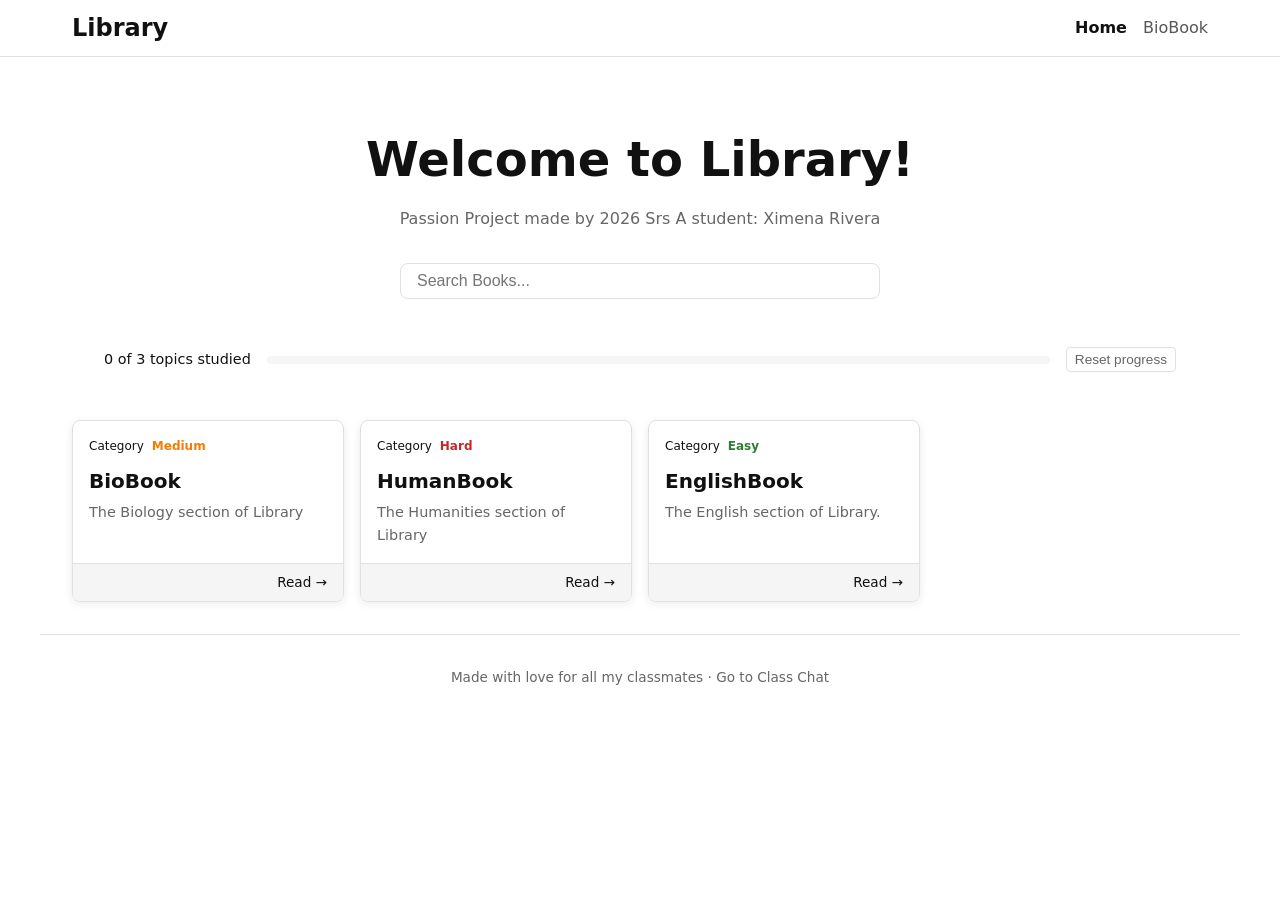
<file: Index.html>
<!DOCTYPE html>
<html lang="en">
<head>
    <meta charset="UTF-8" />
    <meta name="viewport" content="width=device-width, initial-scale=1.0" />
    <title>Library</title>
    <link rel="stylesheet" href="css/Style.css" />
</head>
<body>

<!-- ========== HEADER ========== -->
<header id="site-header">
    <div class="header-inner">
        <a href="index.html" class="site-logo">Library</a>
        <nav class="header-nav">
            <a href="index.html" class="nav-link active">Home</a>
            <a href="BioBook/Index.html" class="nav-link">BioBook</a>
        </nav>
    </div>
</header>

<!-- ========== HERO ========== -->
<section id="hero">
    <h1>Welcome to Library!</h1>
    <p class="hero-sub">Passion Project made by 2026 Srs A student: Ximena Rivera</p>

    <!-- SEARCH BAR -->
    <div class="search-wrapper">
        <input
                type="text"
                id="topic-search"
                placeholder="Search Books..."
                autocomplete="off"
        />
        <div id="search-results" class="search-dropdown" hidden></div>
    </div>
</section>

<!-- ========== PROGRESS BANNER ========== -->
<section id="progress-banner">
    <div class="progress-inner">
        <span id="progress-label">0 of 0 books studied</span>
        <div class="progress-bar-track">
            <div class="progress-bar-fill" id="progress-bar-fill"></div>
        </div>
        <button id="reset-progress-btn" class="btn-ghost">Reset progress</button>
    </div>
</section>

<!-- ========== TOPIC GRID ========== -->
<main id="topic-grid-section">
    <div id="topic-grid" class="topic-grid">
        <!-- Cards are injected by topics.js -->
    </div>
</main>

<!-- ========== FOOTER ========== -->
<footer id="site-footer">
    <p>Made with love for all my classmates · <a href="Pages/chat.html">Go to Class Chat</a></p>
</footer>

<script src="js/topics.js"></script>
<script src="js/search.js"></script>
<script src="js/progress.js"></script>
</body>
</html>
</file>
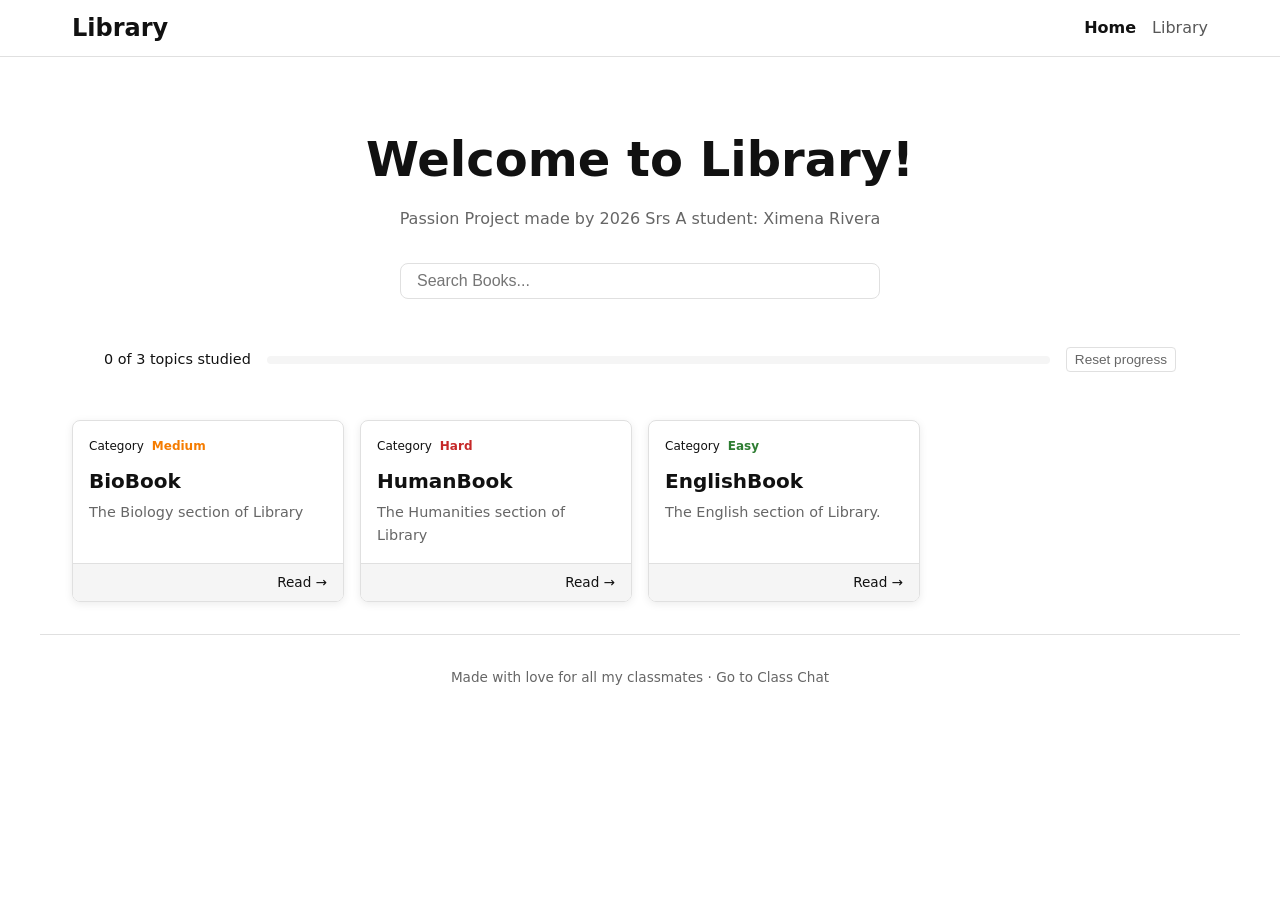
<file: index.html>
<!DOCTYPE html>
<html lang="en">
<head>
    <meta charset="UTF-8" />
    <meta name="viewport" content="width=device-width, initial-scale=1.0" />
    <title>Library</title>
    <link rel="stylesheet" href="css/Style.css" />
</head>
<body>

<!-- ========== HEADER ========== -->
<header id="site-header">
    <div class="header-inner">
        <a href="index.html" class="site-logo">Library</a>
        <nav class="header-nav">
            <a href="index.html" class="nav-link active">Home</a>
            <a href="Library/index.html" class="nav-link">Library</a>
        </nav>
    </div>
</header>

<!-- ========== HERO ========== -->
<section id="hero">
    <h1>Welcome to Library!</h1>
    <p class="hero-sub">Passion Project made by 2026 Srs A student: Ximena Rivera</p>

    <!-- SEARCH BAR -->
    <div class="search-wrapper">
        <input
                type="text"
                id="topic-search"
                placeholder="Search Books..."
                autocomplete="off"
        />
        <div id="search-results" class="search-dropdown" hidden></div>
    </div>
</section>

<!-- ========== PROGRESS BANNER ========== -->
<section id="progress-banner">
    <div class="progress-inner">
        <span id="progress-label">0 of 0 books studied</span>
        <div class="progress-bar-track">
            <div class="progress-bar-fill" id="progress-bar-fill"></div>
        </div>
        <button id="reset-progress-btn" class="btn-ghost">Reset progress</button>
    </div>
</section>

<!-- ========== TOPIC GRID ========== -->
<main id="topic-grid-section">
    <div id="topic-grid" class="topic-grid">
        <!-- Cards are injected by topics.js -->
    </div>
</main>

<!-- ========== FOOTER ========== -->
<footer id="site-footer">
    <p>Made with love for all my classmates · <a href="Pages/chat.html">Go to Class Chat</a></p>
</footer>

<script src="js/topics.js"></script>
<script src="js/search.js"></script>
<script src="js/progress.js"></script>
</body>
</html>
</file>
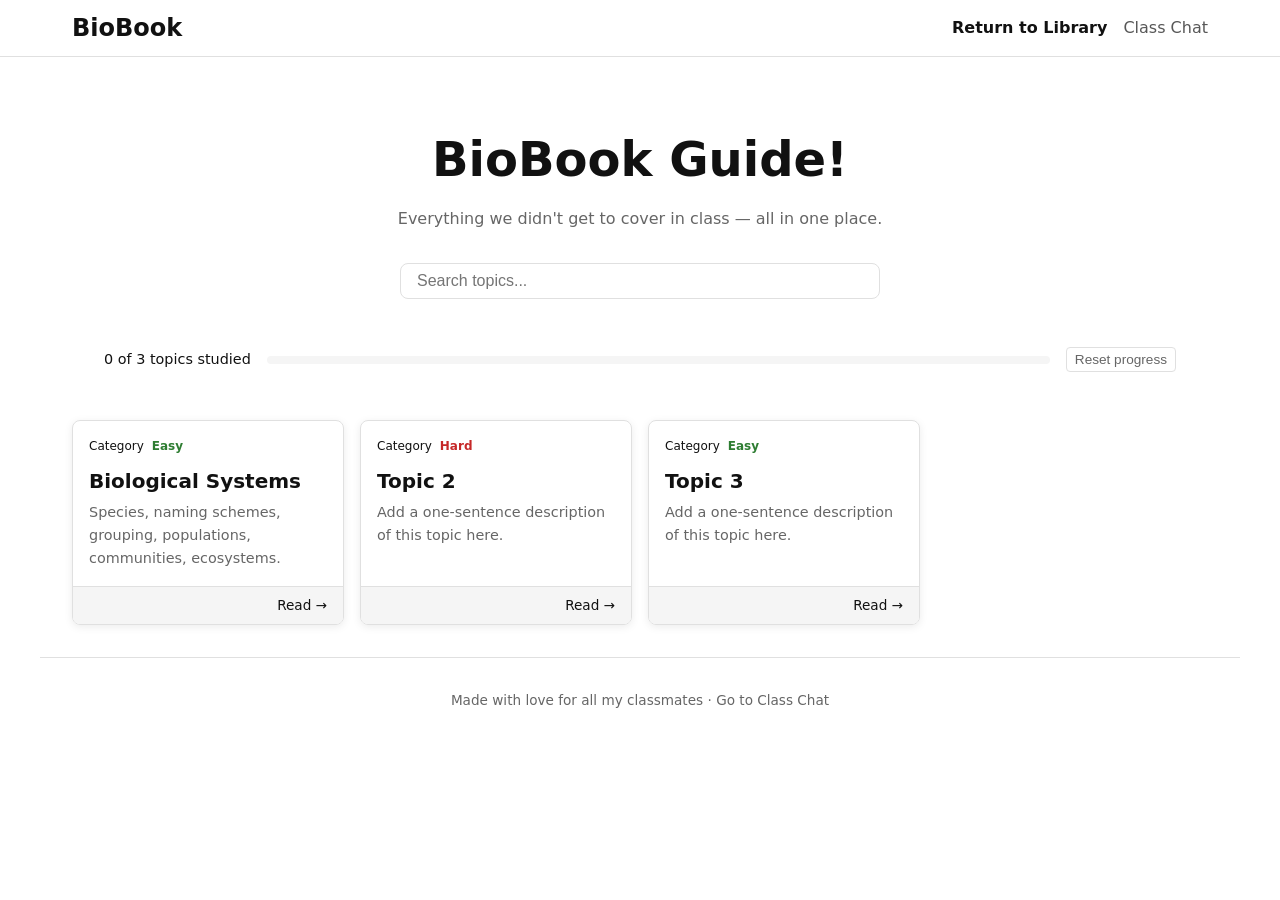
<file: BioBook/index.html>
<!DOCTYPE html>
<html lang="en">
<head>
    <meta charset="UTF-8" />
    <meta name="viewport" content="width=device-width, initial-scale=1.0" />
    <title>BioBook</title>
    <link rel="stylesheet" href="css/Style.css" />
</head>
<body>

<!-- ========== HEADER ========== -->
<header id="site-header">
    <div class="header-inner">
        <a href="index.html" class="site-logo">BioBook</a>
        <nav class="header-nav">
            <a href="../index.html" class="nav-link active">Return to Library</a>
            <a href="Pages/chat.html" class="nav-link">Class Chat</a>
        </nav>
    </div>
</header>

<!-- ========== HERO ========== -->
<section id="hero">
    <h1>BioBook Guide!</h1>
    <p class="hero-sub">Everything we didn't get to cover in class — all in one place.</p>

    <!-- SEARCH BAR -->
    <div class="search-wrapper">
        <input
                type="text"
                id="topic-search"
                placeholder="Search topics..."
                autocomplete="off"
        />
        <div id="search-results" class="search-dropdown" hidden></div>
    </div>
</section>

<!-- ========== PROGRESS BANNER ========== -->
<section id="progress-banner">
    <div class="progress-inner">
        <span id="progress-label">0 of 0 topics studied</span>
        <div class="progress-bar-track">
            <div class="progress-bar-fill" id="progress-bar-fill"></div>
        </div>
        <button id="reset-progress-btn" class="btn-ghost">Reset progress</button>
    </div>
</section>

<!-- ========== TOPIC GRID ========== -->
<main id="topic-grid-section">
    <div id="topic-grid" class="topic-grid">
        <!-- Cards are injected by topics.js -->
    </div>
</main>

<!-- ========== FOOTER ========== -->
<footer id="site-footer">
    <p>Made with love for all my classmates · <a href="Pages/chat.html">Go to Class Chat</a></p>
</footer>

<script src="js/topics.js"></script>
<script src="js/search.js"></script>
<script src="js/progress.js"></script>
</body>
</html>
</file>
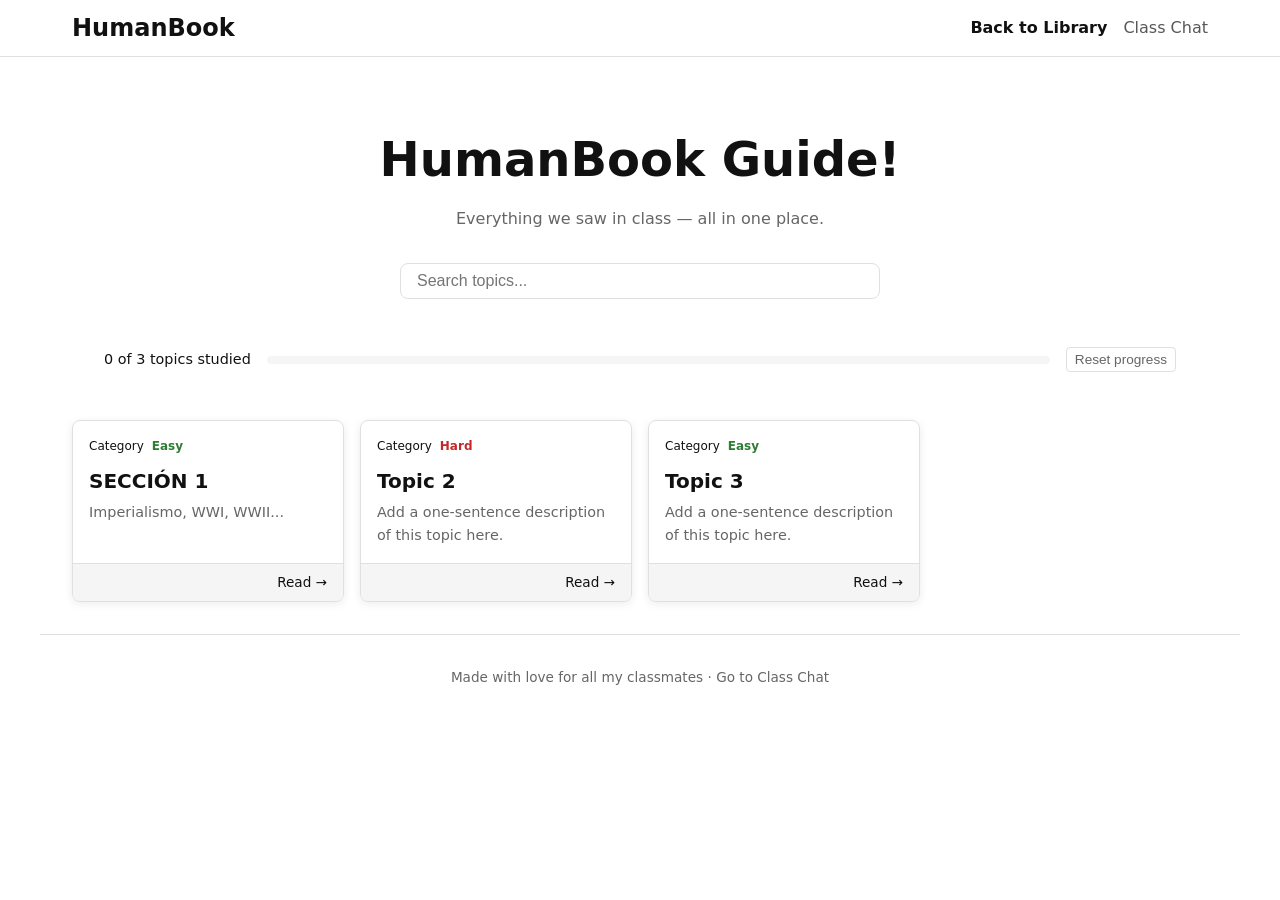
<file: HumanBook/index.html>
<!DOCTYPE html>
<html lang="en">
<head>
    <meta charset="UTF-8" />
    <meta name="viewport" content="width=device-width, initial-scale=1.0" />
    <title>HumanBook</title>
    <link rel="stylesheet" href="css/Style.css" />
</head>
<body>

<!-- ========== HEADER ========== -->
<header id="site-header">
    <div class="header-inner">
        <a href="index.html" class="site-logo">HumanBook</a>
        <nav class="header-nav">
            <a href="../index.html" class="nav-link active">Back to Library</a>
            <a href="Pages/chat.html" class="nav-link">Class Chat</a>
        </nav>
    </div>
</header>

<!-- ========== HERO ========== -->
<section id="hero">
    <h1>HumanBook Guide!</h1>
    <p class="hero-sub">Everything we saw in class — all in one place.</p>

    <!-- SEARCH BAR -->
    <div class="search-wrapper">
        <input
                type="text"
                id="topic-search"
                placeholder="Search topics..."
                autocomplete="off"
        />
        <div id="search-results" class="search-dropdown" hidden></div>
    </div>
</section>

<!-- ========== PROGRESS BANNER ========== -->
<section id="progress-banner">
    <div class="progress-inner">
        <span id="progress-label">0 of 0 topics studied</span>
        <div class="progress-bar-track">
            <div class="progress-bar-fill" id="progress-bar-fill"></div>
        </div>
        <button id="reset-progress-btn" class="btn-ghost">Reset progress</button>
    </div>
</section>

<!-- ========== TOPIC GRID ========== -->
<main id="topic-grid-section">
    <div id="topic-grid" class="topic-grid">
        <!-- Cards are injected by topics.js -->
    </div>
</main>

<!-- ========== FOOTER ========== -->
<footer id="site-footer">
    <p>Made with love for all my classmates · <a href="Pages/chat.html">Go to Class Chat</a></p>
</footer>

<script src="js/topics.js"></script>
<script src="js/search.js"></script>
<script src="js/progress.js"></script>
</body>
</html>
</file>
<file: css/Style.css>
/*
 * style.css — BioBook
 * ====================
 * This is the CSS skeleton. Every selector used by the HTML/JS is listed here.
 * Fill in your own values — nothing is final yet.
 *
 * TABLE OF CONTENTS
 *   0. CSS Custom Properties (design tokens)
 *   1. Reset / Base
 *   2. Layout
 *   3. Header & Nav
 *   4. Hero & Search
 *   5. Progress Banner
 *   6. Topic Grid & Cards
 *   7. Topic Page
 *   8. Chat Page
 *   9. Buttons
 *  10. Utilities
 */


/* ─── 0. CSS Custom Properties ─────────────────────────────────────────────── */
:root {
    /* Colours — replace with your palette */
    --color-bg:         #ffffff;
    --color-surface:    #f5f5f5;
    --color-border:     #e0e0e0;
    --color-text:       #111111;
    --color-text-muted: #666666;
    --color-accent:     #2e7d32;   /* primary accent */
    --color-accent-2:   #a5d6a7;   /* lighter accent */
    --color-danger:     #c62828;

    /* Difficulty badge colours */
    --color-easy:   #2e7d32;
    --color-medium: #f57c00;
    --color-hard:   #c62828;

    /* Spacing */
    --space-xs: 0.25rem;
    --space-sm: 0.5rem;
    --space-md: 1rem;
    --space-lg: 2rem;
    --space-xl: 4rem;

    /* Typography */
    --font-body:    system-ui, sans-serif;
    --font-display: system-ui, sans-serif; /* swap for a Google Font */
    --text-base:    1rem;
    --text-lg:      1.25rem;
    --text-xl:      1.5rem;
    --text-2xl:     2rem;
    --text-3xl:     3rem;

    /* Borders & Radii */
    --radius-sm: 4px;
    --radius-md: 8px;
    --radius-lg: 16px;

    /* Shadows */
    --shadow-card: 0 2px 8px rgba(0,0,0,0.08);
}


/* ─── 1. Reset / Base ───────────────────────────────────────────────────────── */
*, *::before, *::after { box-sizing: border-box; margin: 0; padding: 0; }

body {
    font-family: var(--font-body);
    font-size: var(--text-base);
    color: var(--color-text);
    background: var(--color-bg);
    line-height: 1.6;
}

a { color: inherit; text-decoration: none; }
img { max-width: 100%; display: block; }


/* ─── 2. Layout ─────────────────────────────────────────────────────────────── */
.header-inner,
.progress-inner {
    max-width: 1200px;
    margin: 0 auto;
    padding: 0 var(--space-lg);
}

#hero,
#progress-banner,
#topic-grid-section,
#topic-header,
#topic-content,
#topic-nav,
#site-footer {
    padding: var(--space-lg);
    max-width: 1200px;
    margin: 0 auto;
}


/* ─── 3. Header & Nav ───────────────────────────────────────────────────────── */
#site-header {
    /* sticky top bar */
    position: sticky;
    top: 0;
    z-index: 100;
    background: var(--color-bg);
    border-bottom: 1px solid var(--color-border);
}

.header-inner {
    display: flex;
    align-items: center;
    justify-content: space-between;
    height: 56px;
}

.site-logo {
    font-family: var(--font-display);
    font-size: var(--text-xl);
    font-weight: 700;
}

.header-nav {
    display: flex;
    gap: var(--space-md);
}

.nav-link        { opacity: 0.7; transition: opacity 0.15s; }
.nav-link:hover  { opacity: 1; }
.nav-link.active { opacity: 1; font-weight: 600; }


/* ─── 4. Hero & Search ──────────────────────────────────────────────────────── */
#hero {
    text-align: center;
    padding-top: var(--space-xl);
    padding-bottom: var(--space-lg);
}

#hero h1        { font-size: var(--text-3xl); font-family: var(--font-display); }
.hero-sub       { color: var(--color-text-muted); margin-top: var(--space-sm); }

.search-wrapper {
    position: relative;
    max-width: 480px;
    margin: var(--space-lg) auto 0;
}

#topic-search {
    width: 100%;
    padding: var(--space-sm) var(--space-md);
    border: 1px solid var(--color-border);
    border-radius: var(--radius-md);
    font-size: var(--text-base);
}

.search-dropdown {
    position: absolute;
    top: calc(100% + 4px);
    left: 0;
    right: 0;
    background: var(--color-bg);
    border: 1px solid var(--color-border);
    border-radius: var(--radius-md);
    box-shadow: var(--shadow-card);
    z-index: 200;
    overflow: hidden;
}

.search-result-item {
    display: flex;
    align-items: center;
    justify-content: space-between;
    padding: var(--space-sm) var(--space-md);
    border-bottom: 1px solid var(--color-border);
    transition: background 0.1s;
}
.search-result-item:last-child { border-bottom: none; }
.search-result-item:hover      { background: var(--color-surface); }

.result-title mark { background: var(--color-accent-2); border-radius: 2px; }
.result-tag        { font-size: 0.8rem; color: var(--color-text-muted); }
.search-no-results { padding: var(--space-md); color: var(--color-text-muted); }


/* ─── 5. Progress Banner ────────────────────────────────────────────────────── */
#progress-banner { padding: var(--space-md) var(--space-lg); }

.progress-inner {
    display: flex;
    align-items: center;
    gap: var(--space-md);
    flex-wrap: wrap;
}

#progress-label { font-size: 0.9rem; white-space: nowrap; }

.progress-bar-track {
    flex: 1;
    min-width: 120px;
    height: 8px;
    background: var(--color-surface);
    border-radius: 99px;
    overflow: hidden;
}

.progress-bar-fill {
    height: 100%;
    background: var(--color-accent);
    border-radius: 99px;
    transition: width 0.4s ease;
    width: 0%;
}


/* ─── 6. Topic Grid & Cards ─────────────────────────────────────────────────── */
.topic-grid {
    display: grid;
    grid-template-columns: repeat(auto-fill, minmax(260px, 1fr));
    gap: var(--space-md);
}

.topic-card {
    border: 1px solid var(--color-border);
    border-radius: var(--radius-md);
    box-shadow: var(--shadow-card);
    transition: transform 0.15s, box-shadow 0.15s;
    overflow: hidden;
}
.topic-card:hover {
    transform: translateY(-2px);
    box-shadow: 0 6px 18px rgba(0,0,0,0.12);
}
.topic-card.is-studied {
    border-color: var(--color-accent);
}

.card-link   { display: flex; flex-direction: column; height: 100%; }
.card-inner  { flex: 1; padding: var(--space-md); }
.card-footer {
    display: flex;
    justify-content: space-between;
    align-items: center;
    padding: var(--space-sm) var(--space-md);
    background: var(--color-surface);
    border-top: 1px solid var(--color-border);
}

.card-top {
    display: flex;
    gap: var(--space-sm);
    margin-bottom: var(--space-sm);
    flex-wrap: wrap;
}

.card-tag   { font-size: 0.75rem; }
.card-title { font-size: var(--text-lg); margin-bottom: var(--space-xs); }
.card-summary { font-size: 0.9rem; color: var(--color-text-muted); }

.card-difficulty               { font-size: 0.75rem; font-weight: 600; }
.difficulty-easy               { color: var(--color-easy); }
.difficulty-medium             { color: var(--color-medium); }
.difficulty-hard               { color: var(--color-hard); }

.studied-badge {
    font-size: 0.8rem;
    color: var(--color-accent);
    opacity: 0;
    transition: opacity 0.2s;
}
.topic-card.is-studied .studied-badge { opacity: 1; }

.card-cta { font-size: 0.85rem; }

.empty-state { padding: var(--space-lg); color: var(--color-text-muted); }


/* ─── 7. Topic Page ─────────────────────────────────────────────────────────── */
#topic-header { padding-top: var(--space-lg); }

.topic-header-inner { max-width: 800px; }

#topic-title    { font-size: var(--text-2xl); font-family: var(--font-display); }
.topic-meta     { display: flex; gap: var(--space-sm); margin: var(--space-sm) 0; flex-wrap: wrap; }
.topic-tag      { font-size: 0.85rem; }
.topic-difficulty { font-size: 0.85rem; font-weight: 600; }

.content-section {
    max-width: 800px;
    margin-bottom: var(--space-xl);
}
.content-section h2 {
    font-size: var(--text-xl);
    margin-bottom: var(--space-md);
    border-bottom: 2px solid var(--color-border);
    padding-bottom: var(--space-xs);
}

.topic-page-nav {
    display: flex;
    justify-content: space-between;
    max-width: 800px;
    margin: 0 auto;
    padding: var(--space-lg);
    gap: var(--space-md);
}


/* ─── 8. Chat Page ──────────────────────────────────────────────────────────── */
#chat-page {
    display: flex;
    height: calc(100vh - 56px); /* full height minus header */
    max-width: 1200px;
    margin: 0 auto;
    overflow: hidden;
}

/* Sidebar */
#chat-sidebar {
    width: 220px;
    flex-shrink: 0;
    border-right: 1px solid var(--color-border);
    overflow-y: auto;
    padding: var(--space-md);
}

#chat-sidebar h2 {
    font-size: 0.85rem;
    text-transform: uppercase;
    letter-spacing: 0.05em;
    color: var(--color-text-muted);
    margin-bottom: var(--space-sm);
}

#chat-topic-list { list-style: none; display: flex; flex-direction: column; gap: 2px; }

.channel-btn {
    width: 100%;
    text-align: left;
    background: none;
    border: none;
    padding: var(--space-xs) var(--space-sm);
    border-radius: var(--radius-sm);
    cursor: pointer;
    font-size: 0.9rem;
    color: var(--color-text);
    transition: background 0.1s;
}
.channel-btn:hover    { background: var(--color-surface); }
.channel-btn.is-active { background: var(--color-accent); color: #fff; font-weight: 600; }

/* Main chat area */
#chat-main {
    flex: 1;
    display: flex;
    flex-direction: column;
    overflow: hidden;
}

#chat-header-bar {
    display: flex;
    align-items: center;
    gap: var(--space-sm);
    padding: var(--space-sm) var(--space-md);
    border-bottom: 1px solid var(--color-border);
}

#chat-header-bar h2   { font-size: var(--text-lg); }
.chat-count            { font-size: 0.85rem; color: var(--color-text-muted); }

/* Name banner */
.name-banner {
    padding: var(--space-md);
    background: var(--color-surface);
    border-bottom: 1px solid var(--color-border);
}
.name-input-row { display: flex; gap: var(--space-sm); margin-top: var(--space-sm); }
#username-input {
    flex: 1;
    padding: var(--space-xs) var(--space-sm);
    border: 1px solid var(--color-border);
    border-radius: var(--radius-sm);
}

/* Message list */
#message-list {
    flex: 1;
    overflow-y: auto;
    padding: var(--space-md);
    display: flex;
    flex-direction: column;
    gap: var(--space-xs);
}

.chat-date-divider {
    text-align: center;
    font-size: 0.8rem;
    color: var(--color-text-muted);
    margin: var(--space-sm) 0;
}
.chat-date-divider span {
    background: var(--color-surface);
    padding: 2px var(--space-sm);
    border-radius: 99px;
}

.chat-message {
    display: flex;
    gap: var(--space-sm);
    align-items: baseline;
    max-width: 75%;
    background: var(--color-surface);
    border-radius: var(--radius-md);
    padding: var(--space-xs) var(--space-sm);
    flex-wrap: wrap;
}
.chat-message.is-own {
    align-self: flex-end;
    background: var(--color-accent);
    color: #fff;
}

.msg-author { font-weight: 700; font-size: 0.8rem; white-space: nowrap; }
.msg-text   { font-size: 0.95rem; word-break: break-word; flex: 1; }
.msg-time   { font-size: 0.75rem; opacity: 0.6; white-space: nowrap; }

.chat-empty { color: var(--color-text-muted); padding: var(--space-md); text-align: center; }

/* Compose */
.chat-compose {
    padding: var(--space-sm) var(--space-md);
    border-top: 1px solid var(--color-border);
}

.composing-label { font-size: 0.8rem; color: var(--color-text-muted); display: block; margin-bottom: var(--space-xs); }

.compose-row {
    display: flex;
    gap: var(--space-sm);
}

#message-input {
    flex: 1;
    padding: var(--space-xs) var(--space-sm);
    border: 1px solid var(--color-border);
    border-radius: var(--radius-md);
    resize: none;
    font-family: inherit;
    font-size: var(--text-base);
}

.compose-meta {
    display: flex;
    justify-content: flex-end;
    align-items: center;
    gap: var(--space-sm);
    margin-top: var(--space-xs);
}

.char-count { font-size: 0.8rem; color: var(--color-text-muted); }


/* ─── 9. Buttons ─────────────────────────────────────────────────────────────── */
.btn-primary {
    background: var(--color-accent);
    color: #fff;
    border: none;
    border-radius: var(--radius-sm);
    padding: var(--space-xs) var(--space-md);
    cursor: pointer;
    font-size: var(--text-base);
    font-weight: 600;
    transition: opacity 0.15s;
}
.btn-primary:hover { opacity: 0.85; }

.btn-ghost {
    background: none;
    border: 1px solid var(--color-border);
    border-radius: var(--radius-sm);
    padding: var(--space-xs) var(--space-sm);
    cursor: pointer;
    font-size: 0.85rem;
    color: var(--color-text-muted);
    transition: background 0.15s;
}
.btn-ghost:hover { background: var(--color-surface); }

.btn-studied {
    margin-top: var(--space-sm);
    background: var(--color-surface);
    border: 1px solid var(--color-border);
    border-radius: var(--radius-sm);
    padding: var(--space-xs) var(--space-md);
    cursor: pointer;
    font-size: 0.9rem;
    transition: background 0.15s, color 0.15s, border-color 0.15s;
}
.btn-studied.is-studied {
    background: var(--color-accent);
    color: #fff;
    border-color: var(--color-accent);
}

.btn-nav {
    background: var(--color-surface);
    border: 1px solid var(--color-border);
    border-radius: var(--radius-sm);
    padding: var(--space-xs) var(--space-md);
    font-size: 0.9rem;
    transition: background 0.15s;
}
.btn-nav:hover { background: var(--color-border); }


/* ─── 10. Utilities ─────────────────────────────────────────────────────────── */
#site-footer {
    text-align: center;
    padding: var(--space-lg);
    color: var(--color-text-muted);
    font-size: 0.85rem;
    border-top: 1px solid var(--color-border);
}

@media (max-width: 640px) {
    .topic-grid { grid-template-columns: 1fr; }
    #chat-page  { flex-direction: column; height: auto; }
    #chat-sidebar { width: 100%; border-right: none; border-bottom: 1px solid var(--color-border); }
}
</file>
<file: BioBook/css/Style.css>
/*
 * style.css — BioBook
 * ====================
 * This is the CSS skeleton. Every selector used by the HTML/JS is listed here.
 * Fill in your own values — nothing is final yet.
 *
 * TABLE OF CONTENTS
 *   0. CSS Custom Properties (design tokens)
 *   1. Reset / Base
 *   2. Layout
 *   3. Header & Nav
 *   4. Hero & Search
 *   5. Progress Banner
 *   6. Topic Grid & Cards
 *   7. Topic Page
 *   8. Chat Page
 *   9. Buttons
 *  10. Utilities
 */


/* ─── 0. CSS Custom Properties ─────────────────────────────────────────────── */
:root {
    /* Colours — replace with your palette */
    --color-bg:         #ffffff;
    --color-surface:    #f5f5f5;
    --color-border:     #e0e0e0;
    --color-text:       #111111;
    --color-text-muted: #666666;
    --color-accent:     #2e7d32;   /* primary accent */
    --color-accent-2:   #a5d6a7;   /* lighter accent */
    --color-danger:     #c62828;

    /* Difficulty badge colours */
    --color-easy:   #2e7d32;
    --color-medium: #f57c00;
    --color-hard:   #c62828;

    /* Spacing */
    --space-xs: 0.25rem;
    --space-sm: 0.5rem;
    --space-md: 1rem;
    --space-lg: 2rem;
    --space-xl: 4rem;

    /* Typography */
    --font-body:    system-ui, sans-serif;
    --font-display: system-ui, sans-serif; /* swap for a Google Font */
    --text-base:    1rem;
    --text-lg:      1.25rem;
    --text-xl:      1.5rem;
    --text-2xl:     2rem;
    --text-3xl:     3rem;

    /* Borders & Radii */
    --radius-sm: 4px;
    --radius-md: 8px;
    --radius-lg: 16px;

    /* Shadows */
    --shadow-card: 0 2px 8px rgba(0,0,0,0.08);
}


/* ─── 1. Reset / Base ───────────────────────────────────────────────────────── */
*, *::before, *::after { box-sizing: border-box; margin: 0; padding: 0; }

body {
    font-family: var(--font-body);
    font-size: var(--text-base);
    color: var(--color-text);
    background: var(--color-bg);
    line-height: 1.6;
}

a { color: inherit; text-decoration: none; }
img { max-width: 100%; display: block; }


/* ─── 2. Layout ─────────────────────────────────────────────────────────────── */
.header-inner,
.progress-inner {
    max-width: 1200px;
    margin: 0 auto;
    padding: 0 var(--space-lg);
}

#hero,
#progress-banner,
#topic-grid-section,
#topic-header,
#topic-content,
#topic-nav,
#site-footer {
    padding: var(--space-lg);
    max-width: 1200px;
    margin: 0 auto;
}


/* ─── 3. Header & Nav ───────────────────────────────────────────────────────── */
#site-header {
    /* sticky top bar */
    position: sticky;
    top: 0;
    z-index: 100;
    background: var(--color-bg);
    border-bottom: 1px solid var(--color-border);
}

.header-inner {
    display: flex;
    align-items: center;
    justify-content: space-between;
    height: 56px;
}

.site-logo {
    font-family: var(--font-display);
    font-size: var(--text-xl);
    font-weight: 700;
}

.header-nav {
    display: flex;
    gap: var(--space-md);
}

.nav-link        { opacity: 0.7; transition: opacity 0.15s; }
.nav-link:hover  { opacity: 1; }
.nav-link.active { opacity: 1; font-weight: 600; }


/* ─── 4. Hero & Search ──────────────────────────────────────────────────────── */
#hero {
    text-align: center;
    padding-top: var(--space-xl);
    padding-bottom: var(--space-lg);
}

#hero h1        { font-size: var(--text-3xl); font-family: var(--font-display); }
.hero-sub       { color: var(--color-text-muted); margin-top: var(--space-sm); }

.search-wrapper {
    position: relative;
    max-width: 480px;
    margin: var(--space-lg) auto 0;
}

#topic-search {
    width: 100%;
    padding: var(--space-sm) var(--space-md);
    border: 1px solid var(--color-border);
    border-radius: var(--radius-md);
    font-size: var(--text-base);
}

.search-dropdown {
    position: absolute;
    top: calc(100% + 4px);
    left: 0;
    right: 0;
    background: var(--color-bg);
    border: 1px solid var(--color-border);
    border-radius: var(--radius-md);
    box-shadow: var(--shadow-card);
    z-index: 200;
    overflow: hidden;
}

.search-result-item {
    display: flex;
    align-items: center;
    justify-content: space-between;
    padding: var(--space-sm) var(--space-md);
    border-bottom: 1px solid var(--color-border);
    transition: background 0.1s;
}
.search-result-item:last-child { border-bottom: none; }
.search-result-item:hover      { background: var(--color-surface); }

.result-title mark { background: var(--color-accent-2); border-radius: 2px; }
.result-tag        { font-size: 0.8rem; color: var(--color-text-muted); }
.search-no-results { padding: var(--space-md); color: var(--color-text-muted); }


/* ─── 5. Progress Banner ────────────────────────────────────────────────────── */
#progress-banner { padding: var(--space-md) var(--space-lg); }

.progress-inner {
    display: flex;
    align-items: center;
    gap: var(--space-md);
    flex-wrap: wrap;
}

#progress-label { font-size: 0.9rem; white-space: nowrap; }

.progress-bar-track {
    flex: 1;
    min-width: 120px;
    height: 8px;
    background: var(--color-surface);
    border-radius: 99px;
    overflow: hidden;
}

.progress-bar-fill {
    height: 100%;
    background: var(--color-accent);
    border-radius: 99px;
    transition: width 0.4s ease;
    width: 0%;
}


/* ─── 6. Topic Grid & Cards ─────────────────────────────────────────────────── */
.topic-grid {
    display: grid;
    grid-template-columns: repeat(auto-fill, minmax(260px, 1fr));
    gap: var(--space-md);
}

.topic-card {
    border: 1px solid var(--color-border);
    border-radius: var(--radius-md);
    box-shadow: var(--shadow-card);
    transition: transform 0.15s, box-shadow 0.15s;
    overflow: hidden;
}
.topic-card:hover {
    transform: translateY(-2px);
    box-shadow: 0 6px 18px rgba(0,0,0,0.12);
}
.topic-card.is-studied {
    border-color: var(--color-accent);
}

.card-link   { display: flex; flex-direction: column; height: 100%; }
.card-inner  { flex: 1; padding: var(--space-md); }
.card-footer {
    display: flex;
    justify-content: space-between;
    align-items: center;
    padding: var(--space-sm) var(--space-md);
    background: var(--color-surface);
    border-top: 1px solid var(--color-border);
}

.card-top {
    display: flex;
    gap: var(--space-sm);
    margin-bottom: var(--space-sm);
    flex-wrap: wrap;
}

.card-tag   { font-size: 0.75rem; }
.card-title { font-size: var(--text-lg); margin-bottom: var(--space-xs); }
.card-summary { font-size: 0.9rem; color: var(--color-text-muted); }

.card-difficulty               { font-size: 0.75rem; font-weight: 600; }
.difficulty-easy               { color: var(--color-easy); }
.difficulty-medium             { color: var(--color-medium); }
.difficulty-hard               { color: var(--color-hard); }

.studied-badge {
    font-size: 0.8rem;
    color: var(--color-accent);
    opacity: 0;
    transition: opacity 0.2s;
}
.topic-card.is-studied .studied-badge { opacity: 1; }

.card-cta { font-size: 0.85rem; }

.empty-state { padding: var(--space-lg); color: var(--color-text-muted); }


/* ─── 7. Topic Page ─────────────────────────────────────────────────────────── */
#topic-header { padding-top: var(--space-lg); }

.topic-header-inner { max-width: 800px; }

#topic-title    { font-size: var(--text-2xl); font-family: var(--font-display); }
.topic-meta     { display: flex; gap: var(--space-sm); margin: var(--space-sm) 0; flex-wrap: wrap; }
.topic-tag      { font-size: 0.85rem; }
.topic-difficulty { font-size: 0.85rem; font-weight: 600; }

.content-section {
    max-width: 800px;
    margin-bottom: var(--space-xl);
}
.content-section h2 {
    font-size: var(--text-xl);
    margin-bottom: var(--space-md);
    border-bottom: 2px solid var(--color-border);
    padding-bottom: var(--space-xs);
}

.topic-page-nav {
    display: flex;
    justify-content: space-between;
    max-width: 800px;
    margin: 0 auto;
    padding: var(--space-lg);
    gap: var(--space-md);
}


/* ─── 8. Chat Page ──────────────────────────────────────────────────────────── */
#chat-page {
    display: flex;
    height: calc(100vh - 56px); /* full height minus header */
    max-width: 1200px;
    margin: 0 auto;
    overflow: hidden;
}

/* Sidebar */
#chat-sidebar {
    width: 220px;
    flex-shrink: 0;
    border-right: 1px solid var(--color-border);
    overflow-y: auto;
    padding: var(--space-md);
}

#chat-sidebar h2 {
    font-size: 0.85rem;
    text-transform: uppercase;
    letter-spacing: 0.05em;
    color: var(--color-text-muted);
    margin-bottom: var(--space-sm);
}

#chat-topic-list { list-style: none; display: flex; flex-direction: column; gap: 2px; }

.channel-btn {
    width: 100%;
    text-align: left;
    background: none;
    border: none;
    padding: var(--space-xs) var(--space-sm);
    border-radius: var(--radius-sm);
    cursor: pointer;
    font-size: 0.9rem;
    color: var(--color-text);
    transition: background 0.1s;
}
.channel-btn:hover    { background: var(--color-surface); }
.channel-btn.is-active { background: var(--color-accent); color: #fff; font-weight: 600; }

/* Main chat area */
#chat-main {
    flex: 1;
    display: flex;
    flex-direction: column;
    overflow: hidden;
}

#chat-header-bar {
    display: flex;
    align-items: center;
    gap: var(--space-sm);
    padding: var(--space-sm) var(--space-md);
    border-bottom: 1px solid var(--color-border);
}

#chat-header-bar h2   { font-size: var(--text-lg); }
.chat-count            { font-size: 0.85rem; color: var(--color-text-muted); }

/* Name banner */
.name-banner {
    padding: var(--space-md);
    background: var(--color-surface);
    border-bottom: 1px solid var(--color-border);
}
.name-input-row { display: flex; gap: var(--space-sm); margin-top: var(--space-sm); }
#username-input {
    flex: 1;
    padding: var(--space-xs) var(--space-sm);
    border: 1px solid var(--color-border);
    border-radius: var(--radius-sm);
}

/* Message list */
#message-list {
    flex: 1;
    overflow-y: auto;
    padding: var(--space-md);
    display: flex;
    flex-direction: column;
    gap: var(--space-xs);
}

.chat-date-divider {
    text-align: center;
    font-size: 0.8rem;
    color: var(--color-text-muted);
    margin: var(--space-sm) 0;
}
.chat-date-divider span {
    background: var(--color-surface);
    padding: 2px var(--space-sm);
    border-radius: 99px;
}

.chat-message {
    display: flex;
    gap: var(--space-sm);
    align-items: baseline;
    max-width: 75%;
    background: var(--color-surface);
    border-radius: var(--radius-md);
    padding: var(--space-xs) var(--space-sm);
    flex-wrap: wrap;
}
.chat-message.is-own {
    align-self: flex-end;
    background: var(--color-accent);
    color: #fff;
}

.msg-author { font-weight: 700; font-size: 0.8rem; white-space: nowrap; }
.msg-text   { font-size: 0.95rem; word-break: break-word; flex: 1; }
.msg-time   { font-size: 0.75rem; opacity: 0.6; white-space: nowrap; }

.chat-empty { color: var(--color-text-muted); padding: var(--space-md); text-align: center; }

/* Compose */
.chat-compose {
    padding: var(--space-sm) var(--space-md);
    border-top: 1px solid var(--color-border);
}

.composing-label { font-size: 0.8rem; color: var(--color-text-muted); display: block; margin-bottom: var(--space-xs); }

.compose-row {
    display: flex;
    gap: var(--space-sm);
}

#message-input {
    flex: 1;
    padding: var(--space-xs) var(--space-sm);
    border: 1px solid var(--color-border);
    border-radius: var(--radius-md);
    resize: none;
    font-family: inherit;
    font-size: var(--text-base);
}

.compose-meta {
    display: flex;
    justify-content: flex-end;
    align-items: center;
    gap: var(--space-sm);
    margin-top: var(--space-xs);
}

.char-count { font-size: 0.8rem; color: var(--color-text-muted); }


/* ─── 9. Buttons ─────────────────────────────────────────────────────────────── */
.btn-primary {
    background: var(--color-accent);
    color: #fff;
    border: none;
    border-radius: var(--radius-sm);
    padding: var(--space-xs) var(--space-md);
    cursor: pointer;
    font-size: var(--text-base);
    font-weight: 600;
    transition: opacity 0.15s;
}
.btn-primary:hover { opacity: 0.85; }

.btn-ghost {
    background: none;
    border: 1px solid var(--color-border);
    border-radius: var(--radius-sm);
    padding: var(--space-xs) var(--space-sm);
    cursor: pointer;
    font-size: 0.85rem;
    color: var(--color-text-muted);
    transition: background 0.15s;
}
.btn-ghost:hover { background: var(--color-surface); }

.btn-studied {
    margin-top: var(--space-sm);
    background: var(--color-surface);
    border: 1px solid var(--color-border);
    border-radius: var(--radius-sm);
    padding: var(--space-xs) var(--space-md);
    cursor: pointer;
    font-size: 0.9rem;
    transition: background 0.15s, color 0.15s, border-color 0.15s;
}
.btn-studied.is-studied {
    background: var(--color-accent);
    color: #fff;
    border-color: var(--color-accent);
}

.btn-nav {
    background: var(--color-surface);
    border: 1px solid var(--color-border);
    border-radius: var(--radius-sm);
    padding: var(--space-xs) var(--space-md);
    font-size: 0.9rem;
    transition: background 0.15s;
}
.btn-nav:hover { background: var(--color-border); }


/* ─── 10. Utilities ─────────────────────────────────────────────────────────── */
#site-footer {
    text-align: center;
    padding: var(--space-lg);
    color: var(--color-text-muted);
    font-size: 0.85rem;
    border-top: 1px solid var(--color-border);
}

@media (max-width: 640px) {
    .topic-grid { grid-template-columns: 1fr; }
    #chat-page  { flex-direction: column; height: auto; }
    #chat-sidebar { width: 100%; border-right: none; border-bottom: 1px solid var(--color-border); }
}
</file>
<file: HumanBook/css/Style.css>
/*
 * style.css — BioBook
 * ====================
 * This is the CSS skeleton. Every selector used by the HTML/JS is listed here.
 * Fill in your own values — nothing is final yet.
 *
 * TABLE OF CONTENTS
 *   0. CSS Custom Properties (design tokens)
 *   1. Reset / Base
 *   2. Layout
 *   3. Header & Nav
 *   4. Hero & Search
 *   5. Progress Banner
 *   6. Topic Grid & Cards
 *   7. Topic Page
 *   8. Chat Page
 *   9. Buttons
 *  10. Utilities
 */


/* ─── 0. CSS Custom Properties ─────────────────────────────────────────────── */
:root {
    /* Colours — replace with your palette */
    --color-bg:         #ffffff;
    --color-surface:    #f5f5f5;
    --color-border:     #e0e0e0;
    --color-text:       #111111;
    --color-text-muted: #666666;
    --color-accent:     #2e7d32;   /* primary accent */
    --color-accent-2:   #a5d6a7;   /* lighter accent */
    --color-danger:     #c62828;

    /* Difficulty badge colours */
    --color-easy:   #2e7d32;
    --color-medium: #f57c00;
    --color-hard:   #c62828;

    /* Spacing */
    --space-xs: 0.25rem;
    --space-sm: 0.5rem;
    --space-md: 1rem;
    --space-lg: 2rem;
    --space-xl: 4rem;

    /* Typography */
    --font-body:    system-ui, sans-serif;
    --font-display: system-ui, sans-serif; /* swap for a Google Font */
    --text-base:    1rem;
    --text-lg:      1.25rem;
    --text-xl:      1.5rem;
    --text-2xl:     2rem;
    --text-3xl:     3rem;

    /* Borders & Radii */
    --radius-sm: 4px;
    --radius-md: 8px;
    --radius-lg: 16px;

    /* Shadows */
    --shadow-card: 0 2px 8px rgba(0,0,0,0.08);
}


/* ─── 1. Reset / Base ───────────────────────────────────────────────────────── */
*, *::before, *::after { box-sizing: border-box; margin: 0; padding: 0; }

body {
    font-family: var(--font-body);
    font-size: var(--text-base);
    color: var(--color-text);
    background: var(--color-bg);
    line-height: 1.6;
}

a { color: inherit; text-decoration: none; }
img { max-width: 100%; display: block; }


/* ─── 2. Layout ─────────────────────────────────────────────────────────────── */
.header-inner,
.progress-inner {
    max-width: 1200px;
    margin: 0 auto;
    padding: 0 var(--space-lg);
}

#hero,
#progress-banner,
#topic-grid-section,
#topic-header,
#topic-content,
#topic-nav,
#site-footer {
    padding: var(--space-lg);
    max-width: 1200px;
    margin: 0 auto;
}


/* ─── 3. Header & Nav ───────────────────────────────────────────────────────── */
#site-header {
    /* sticky top bar */
    position: sticky;
    top: 0;
    z-index: 100;
    background: var(--color-bg);
    border-bottom: 1px solid var(--color-border);
}

.header-inner {
    display: flex;
    align-items: center;
    justify-content: space-between;
    height: 56px;
}

.site-logo {
    font-family: var(--font-display);
    font-size: var(--text-xl);
    font-weight: 700;
}

.header-nav {
    display: flex;
    gap: var(--space-md);
}

.nav-link        { opacity: 0.7; transition: opacity 0.15s; }
.nav-link:hover  { opacity: 1; }
.nav-link.active { opacity: 1; font-weight: 600; }


/* ─── 4. Hero & Search ──────────────────────────────────────────────────────── */
#hero {
    text-align: center;
    padding-top: var(--space-xl);
    padding-bottom: var(--space-lg);
}

#hero h1        { font-size: var(--text-3xl); font-family: var(--font-display); }
.hero-sub       { color: var(--color-text-muted); margin-top: var(--space-sm); }

.search-wrapper {
    position: relative;
    max-width: 480px;
    margin: var(--space-lg) auto 0;
}

#topic-search {
    width: 100%;
    padding: var(--space-sm) var(--space-md);
    border: 1px solid var(--color-border);
    border-radius: var(--radius-md);
    font-size: var(--text-base);
}

.search-dropdown {
    position: absolute;
    top: calc(100% + 4px);
    left: 0;
    right: 0;
    background: var(--color-bg);
    border: 1px solid var(--color-border);
    border-radius: var(--radius-md);
    box-shadow: var(--shadow-card);
    z-index: 200;
    overflow: hidden;
}

.search-result-item {
    display: flex;
    align-items: center;
    justify-content: space-between;
    padding: var(--space-sm) var(--space-md);
    border-bottom: 1px solid var(--color-border);
    transition: background 0.1s;
}
.search-result-item:last-child { border-bottom: none; }
.search-result-item:hover      { background: var(--color-surface); }

.result-title mark { background: var(--color-accent-2); border-radius: 2px; }
.result-tag        { font-size: 0.8rem; color: var(--color-text-muted); }
.search-no-results { padding: var(--space-md); color: var(--color-text-muted); }


/* ─── 5. Progress Banner ────────────────────────────────────────────────────── */
#progress-banner { padding: var(--space-md) var(--space-lg); }

.progress-inner {
    display: flex;
    align-items: center;
    gap: var(--space-md);
    flex-wrap: wrap;
}

#progress-label { font-size: 0.9rem; white-space: nowrap; }

.progress-bar-track {
    flex: 1;
    min-width: 120px;
    height: 8px;
    background: var(--color-surface);
    border-radius: 99px;
    overflow: hidden;
}

.progress-bar-fill {
    height: 100%;
    background: var(--color-accent);
    border-radius: 99px;
    transition: width 0.4s ease;
    width: 0%;
}


/* ─── 6. Topic Grid & Cards ─────────────────────────────────────────────────── */
.topic-grid {
    display: grid;
    grid-template-columns: repeat(auto-fill, minmax(260px, 1fr));
    gap: var(--space-md);
}

.topic-card {
    border: 1px solid var(--color-border);
    border-radius: var(--radius-md);
    box-shadow: var(--shadow-card);
    transition: transform 0.15s, box-shadow 0.15s;
    overflow: hidden;
}
.topic-card:hover {
    transform: translateY(-2px);
    box-shadow: 0 6px 18px rgba(0,0,0,0.12);
}
.topic-card.is-studied {
    border-color: var(--color-accent);
}

.card-link   { display: flex; flex-direction: column; height: 100%; }
.card-inner  { flex: 1; padding: var(--space-md); }
.card-footer {
    display: flex;
    justify-content: space-between;
    align-items: center;
    padding: var(--space-sm) var(--space-md);
    background: var(--color-surface);
    border-top: 1px solid var(--color-border);
}

.card-top {
    display: flex;
    gap: var(--space-sm);
    margin-bottom: var(--space-sm);
    flex-wrap: wrap;
}

.card-tag   { font-size: 0.75rem; }
.card-title { font-size: var(--text-lg); margin-bottom: var(--space-xs); }
.card-summary { font-size: 0.9rem; color: var(--color-text-muted); }

.card-difficulty               { font-size: 0.75rem; font-weight: 600; }
.difficulty-easy               { color: var(--color-easy); }
.difficulty-medium             { color: var(--color-medium); }
.difficulty-hard               { color: var(--color-hard); }

.studied-badge {
    font-size: 0.8rem;
    color: var(--color-accent);
    opacity: 0;
    transition: opacity 0.2s;
}
.topic-card.is-studied .studied-badge { opacity: 1; }

.card-cta { font-size: 0.85rem; }

.empty-state { padding: var(--space-lg); color: var(--color-text-muted); }


/* ─── 7. Topic Page ─────────────────────────────────────────────────────────── */
#topic-header { padding-top: var(--space-lg); }

.topic-header-inner { max-width: 800px; }

#topic-title    { font-size: var(--text-2xl); font-family: var(--font-display); }
.topic-meta     { display: flex; gap: var(--space-sm); margin: var(--space-sm) 0; flex-wrap: wrap; }
.topic-tag      { font-size: 0.85rem; }
.topic-difficulty { font-size: 0.85rem; font-weight: 600; }

.content-section {
    max-width: 800px;
    margin-bottom: var(--space-xl);
}
.content-section h2 {
    font-size: var(--text-xl);
    margin-bottom: var(--space-md);
    border-bottom: 2px solid var(--color-border);
    padding-bottom: var(--space-xs);
}

.topic-page-nav {
    display: flex;
    justify-content: space-between;
    max-width: 800px;
    margin: 0 auto;
    padding: var(--space-lg);
    gap: var(--space-md);
}


/* ─── 8. Chat Page ──────────────────────────────────────────────────────────── */
#chat-page {
    display: flex;
    height: calc(100vh - 56px); /* full height minus header */
    max-width: 1200px;
    margin: 0 auto;
    overflow: hidden;
}

/* Sidebar */
#chat-sidebar {
    width: 220px;
    flex-shrink: 0;
    border-right: 1px solid var(--color-border);
    overflow-y: auto;
    padding: var(--space-md);
}

#chat-sidebar h2 {
    font-size: 0.85rem;
    text-transform: uppercase;
    letter-spacing: 0.05em;
    color: var(--color-text-muted);
    margin-bottom: var(--space-sm);
}

#chat-topic-list { list-style: none; display: flex; flex-direction: column; gap: 2px; }

.channel-btn {
    width: 100%;
    text-align: left;
    background: none;
    border: none;
    padding: var(--space-xs) var(--space-sm);
    border-radius: var(--radius-sm);
    cursor: pointer;
    font-size: 0.9rem;
    color: var(--color-text);
    transition: background 0.1s;
}
.channel-btn:hover    { background: var(--color-surface); }
.channel-btn.is-active { background: var(--color-accent); color: #fff; font-weight: 600; }

/* Main chat area */
#chat-main {
    flex: 1;
    display: flex;
    flex-direction: column;
    overflow: hidden;
}

#chat-header-bar {
    display: flex;
    align-items: center;
    gap: var(--space-sm);
    padding: var(--space-sm) var(--space-md);
    border-bottom: 1px solid var(--color-border);
}

#chat-header-bar h2   { font-size: var(--text-lg); }
.chat-count            { font-size: 0.85rem; color: var(--color-text-muted); }

/* Name banner */
.name-banner {
    padding: var(--space-md);
    background: var(--color-surface);
    border-bottom: 1px solid var(--color-border);
}
.name-input-row { display: flex; gap: var(--space-sm); margin-top: var(--space-sm); }
#username-input {
    flex: 1;
    padding: var(--space-xs) var(--space-sm);
    border: 1px solid var(--color-border);
    border-radius: var(--radius-sm);
}

/* Message list */
#message-list {
    flex: 1;
    overflow-y: auto;
    padding: var(--space-md);
    display: flex;
    flex-direction: column;
    gap: var(--space-xs);
}

.chat-date-divider {
    text-align: center;
    font-size: 0.8rem;
    color: var(--color-text-muted);
    margin: var(--space-sm) 0;
}
.chat-date-divider span {
    background: var(--color-surface);
    padding: 2px var(--space-sm);
    border-radius: 99px;
}

.chat-message {
    display: flex;
    gap: var(--space-sm);
    align-items: baseline;
    max-width: 75%;
    background: var(--color-surface);
    border-radius: var(--radius-md);
    padding: var(--space-xs) var(--space-sm);
    flex-wrap: wrap;
}
.chat-message.is-own {
    align-self: flex-end;
    background: var(--color-accent);
    color: #fff;
}

.msg-author { font-weight: 700; font-size: 0.8rem; white-space: nowrap; }
.msg-text   { font-size: 0.95rem; word-break: break-word; flex: 1; }
.msg-time   { font-size: 0.75rem; opacity: 0.6; white-space: nowrap; }

.chat-empty { color: var(--color-text-muted); padding: var(--space-md); text-align: center; }

/* Compose */
.chat-compose {
    padding: var(--space-sm) var(--space-md);
    border-top: 1px solid var(--color-border);
}

.composing-label { font-size: 0.8rem; color: var(--color-text-muted); display: block; margin-bottom: var(--space-xs); }

.compose-row {
    display: flex;
    gap: var(--space-sm);
}

#message-input {
    flex: 1;
    padding: var(--space-xs) var(--space-sm);
    border: 1px solid var(--color-border);
    border-radius: var(--radius-md);
    resize: none;
    font-family: inherit;
    font-size: var(--text-base);
}

.compose-meta {
    display: flex;
    justify-content: flex-end;
    align-items: center;
    gap: var(--space-sm);
    margin-top: var(--space-xs);
}

.char-count { font-size: 0.8rem; color: var(--color-text-muted); }


/* ─── 9. Buttons ─────────────────────────────────────────────────────────────── */
.btn-primary {
    background: var(--color-accent);
    color: #fff;
    border: none;
    border-radius: var(--radius-sm);
    padding: var(--space-xs) var(--space-md);
    cursor: pointer;
    font-size: var(--text-base);
    font-weight: 600;
    transition: opacity 0.15s;
}
.btn-primary:hover { opacity: 0.85; }

.btn-ghost {
    background: none;
    border: 1px solid var(--color-border);
    border-radius: var(--radius-sm);
    padding: var(--space-xs) var(--space-sm);
    cursor: pointer;
    font-size: 0.85rem;
    color: var(--color-text-muted);
    transition: background 0.15s;
}
.btn-ghost:hover { background: var(--color-surface); }

.btn-studied {
    margin-top: var(--space-sm);
    background: var(--color-surface);
    border: 1px solid var(--color-border);
    border-radius: var(--radius-sm);
    padding: var(--space-xs) var(--space-md);
    cursor: pointer;
    font-size: 0.9rem;
    transition: background 0.15s, color 0.15s, border-color 0.15s;
}
.btn-studied.is-studied {
    background: var(--color-accent);
    color: #fff;
    border-color: var(--color-accent);
}

.btn-nav {
    background: var(--color-surface);
    border: 1px solid var(--color-border);
    border-radius: var(--radius-sm);
    padding: var(--space-xs) var(--space-md);
    font-size: 0.9rem;
    transition: background 0.15s;
}
.btn-nav:hover { background: var(--color-border); }


/* ─── 10. Utilities ─────────────────────────────────────────────────────────── */
#site-footer {
    text-align: center;
    padding: var(--space-lg);
    color: var(--color-text-muted);
    font-size: 0.85rem;
    border-top: 1px solid var(--color-border);
}

@media (max-width: 640px) {
    .topic-grid { grid-template-columns: 1fr; }
    #chat-page  { flex-direction: column; height: auto; }
    #chat-sidebar { width: 100%; border-right: none; border-bottom: 1px solid var(--color-border); }
}
</file>
